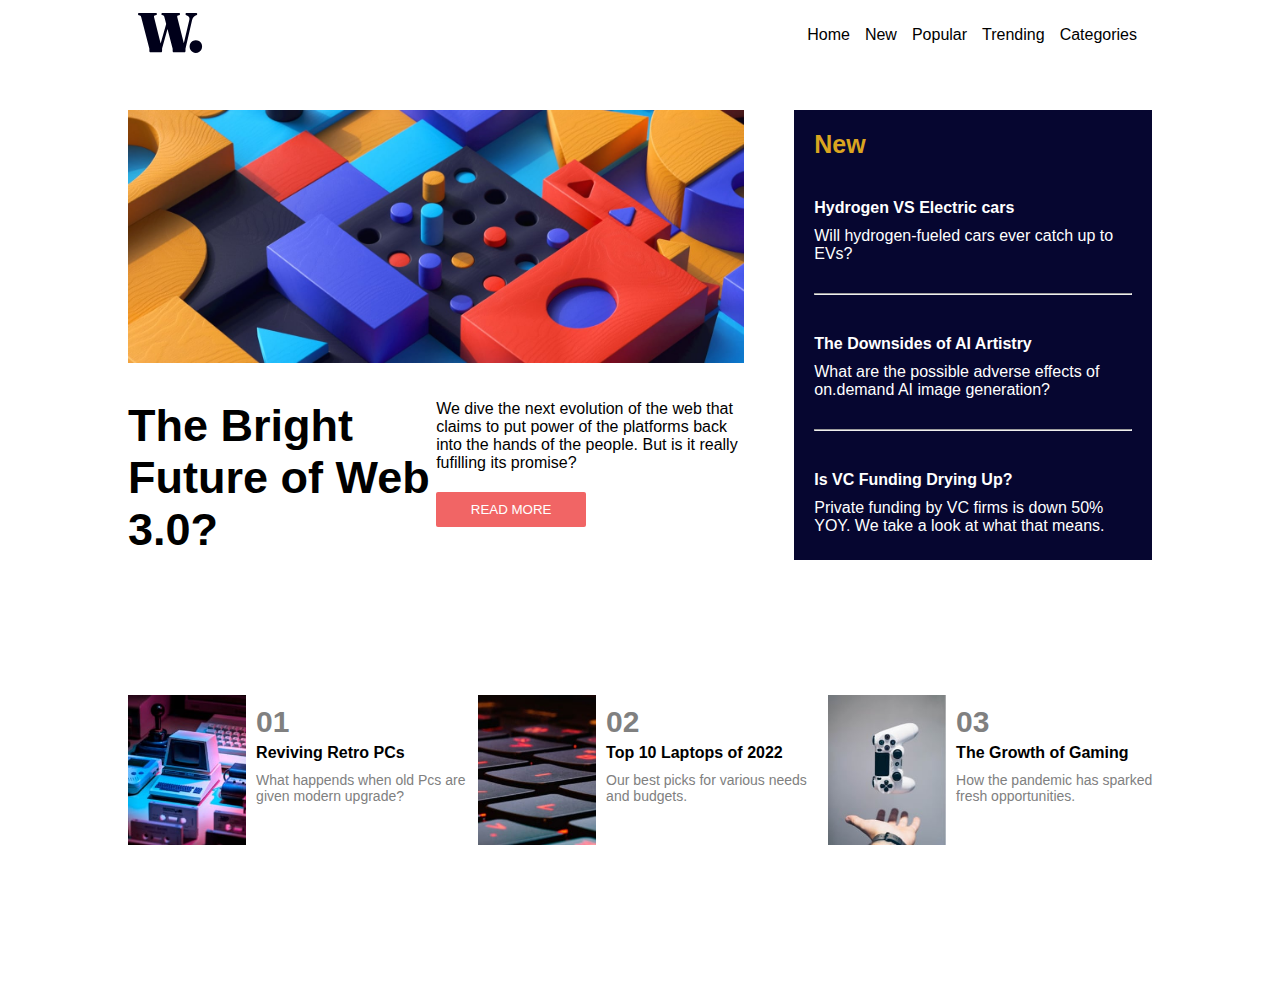
<file: index.html>
<!DOCTYPE html>
<html lang="en">
<head>
  <meta charset="UTF-8">
  <meta http-equiv="X-UA-Compatible" content="IE=edge">
  <meta name="viewport" content="width=device-width, initial-scale=1.0">
  <title>Document</title>
  <link rel="stylesheet" href="styles.css">
</head>
<body>
  <header>
    <div class="logo">
      <img src="../assets/images/logo.svg" alt="Logo">
    </div>
    <nav class="menu">
      <ul>
        <li><a href="#">Home</a></li>
        <li><a href="#">New</a></li>
        <li><a href="#">Popular</a></li>
        <li><a href="#">Trending</a></li>
        <li><a href="#">Categories</a></li>
      </ul>
    </nav>
    <div class="menu-ham">
      <img src="../assets/images/icon-menu.svg" alt="">
    </div>
    <aside class="container-menu-mobile inactive">
      <nav class="menu-mobile">
        <ul>
          <li><a href="#">Home</a></li>
          <li><a href="#">New</a></li>
          <li><a href="#">Popular</a></li>
          <li><a href="#">Trending</a></li>
          <li><a href="#">Categories</a></li>
        </ul>
        <div class="close-menu">
          <img src="../assets/images/icon-menu-close.svg" alt="">
        </div>
      </nav>
    </aside>
  </header>

  <main>
    <section class="principal">
      <div class="container-img">
        <img class="mobile" src="../assets/images/image-web-3-mobile.jpg" alt="">
        <img class="desktop" src="../assets/images/image-web-3-desktop.jpg" alt="">
      </div>
      <div class="contenido">
        <h1>The Bright <br> Future of Web <br> 3.0?</h1>
        <div>
          <p>We dive the next evolution of the web that claims to put power of the platforms back into  the hands of the people. But is it really fufilling its promise?</p>
        <button>READ MORE</button>
        </div>
      </div>
    </section>
    <section class="secondary">
      <h3>New</h3>
      <h4>Hydrogen VS Electric cars</h4>
      <p>Will hydrogen-fueled cars ever catch up to EVs?</p>
      <hr>
      <h4>The Downsides of AI Artistry</h4>
      <p>What are the possible adverse effects of on.demand AI image generation?</p>
      <hr>
      <h4>Is VC Funding Drying Up?</h4>
      <p>Private funding by VC firms is down 50% YOY. We take a look at what that means.</p>
    </section>

  </main>
  <footer>
    <div class="articulos">
        <img width="100px" height="130px" src="../assets/images/image-retro-pcs.jpg" alt="">
      <div class="num-art">
        <p class="num">01</p>
        <h4>Reviving Retro PCs</h4>
        <p class="enunciado">What happends when old Pcs are given  modern upgrade?</p>
      </div>
    </div>
    <div class="articulos">
        <img width="100px" height="130px" src="../assets/images/image-top-laptops.jpg" alt="">
      <div class="num-art">
        <p class="num">02</p>
        <h4>Top  10 Laptops of 2022</h4>
        <p class="enunciado">Our best picks for various needs and budgets.</p>
      </div>
    </div>
    <div class="articulos">
        <img width="100px" height="130px" src="../assets/images/image-gaming-growth.jpg" alt="">
      <div class="num-art">
        <p class="num">03</p>
        <h4>The Growth of Gaming</h4>
        <p class="enunciado">How the pandemic has sparked fresh opportunities.</p>
      </div>
    </div>
  </footer>
  
  <script src="main.js"></script>
</body>
</html>
</file>
<file: styles.css>
*{
  margin: 0;
  padding: 0;
  box-sizing: border-box;
}
header{
  display: flex;
  width: 100%;
  height: 70px;
  align-items: center;
  justify-content: space-between;
  font-family: sans-serif;
}
header .logo{
  margin-left: 10px;
}
header .menu-ham{
  margin-right: 10px;

}
header .menu{
  display: none;
}
.inactive{
  display: none;
}
/*menu mobile*/
aside{
  margin-top: 320px;
  margin-left: 20px;
  width: 300px;
  height: 400px;
  background-color: white;
  position: absolute;
}
aside .menu-mobile{
  width: 100%;
  height: 100%;
  display: flex;
  justify-content: space-around;
}
aside .menu-mobile ul{
  list-style: none;
}
aside .menu-mobile ul li{
  margin-top: 40px;
}
aside .menu-mobile ul li a:hover{
  border-bottom: 1px solid black;
}
a{
  text-decoration: none;
  color: black;
}
aside .menu-mobile .close-menu{
  margin-top: 20px;
}

/*main*/
main{
  width: 100%;
  height: auto;
  font-family: sans-serif;
}
main .principal{
  width: 100%;
}
main .principal .container-img{
  width: 300px;
  margin: 10px auto;
}
main .principal .container-img .mobile{
  width: 100%;
}
main .principal .container-img .desktop{
  display: none;
}
main .principal .contenido{
  width: 300px;
  margin: 10px auto;
}
main .principal .contenido h1,p,button{
  margin-top: 10px;
}
main .principal .contenido button{
  width: 150px;
  padding: 10px;
  color: white;
  background-color: #f16565;
  border: none;
  border-radius: 2px;
}
main .secondary{
  width: 300px;
  height: 490px;
  margin: 40px auto;
  background-color: rgb(6, 6, 48);
  padding: 20px;
}
main .secondary h3{
  color: goldenrod;
  margin-bottom: 10px;
  font-size: 25px;
}
main .secondary h4{
  margin-top: 40px;
  color: white;
}
main .secondary p{
  margin-bottom: 30px;
  color: white;
}

/*footer*/
footer{
  width: 100%;
  height: 600px;
  display: block;
  font-family: sans-serif;
}
footer .articulos{
  width: 300px;
  height: 200px;
  margin: 0 auto;
  display: flex;
}
footer .articulos .num-art{
  width: 200px;
  height: 200px;
}
footer .articulos .num{
  font-size: 30px;
  color: gray;
  margin-left: 10px;
}
footer .articulos h4{
  margin-top: 5px;
  margin-left: 10px;
}
footer .articulos .enunciado{
  margin-left: 10px;
  color: gray;
  font-size: 14px;
}

@media(min-width:640px){
  .menu-ham{
    display: none;
  }
  header .menu{
    display: block;

  }
  header .menu ul{
    display: flex;
    list-style: none;
  }
  header .menu ul li{
    margin-right: 15px;
  }
  header .menu ul li a:hover{
    border-bottom: 1px solid black;
  }
  aside{
   position: absolute;
  }
  /*main*/
  main{
    display: flex;
  }
  main .principal{
    margin-top: 30px;
    width: 60%;
    height: 500px;
  }
  main .principal .contenido{
    margin-top: 30px;
  }

  main .secondary{
    width: 35%;
    height: 580px;
    margin-right: 40px;
    padding: 10;
  }
  /*footer*/
  footer{
    height: 300px;
    display: flex;
  }
  footer .articulos{
    display: block;
    margin-top: 20px;
    margin-left: 40px;
  }
  footer .articulos img{
    width: 90px;
    height: 100px;
  }
  footer .articulos .num-art{
    width: 150px;
    height: 200px;
  }
  footer .articulos .num{
    font-size: 20px;
    color: gray;
    margin-left: 0;
  }
  footer .articulos h4{
    margin-top: 5px;
    margin-left: 0;
  }
  footer .articulos .enunciado{
    color: gray;
    font-size: 14px;
    margin-left: 0;
  }
}
@media(min-width:1024px){
  header{
    width: 80%;  
    margin: 0 auto;
  }
  main{
    width: 80%;
    margin: 0 auto;
    justify-content: space-between;

  }
  main .principal{
    width: 70%;
  }
  main .principal .container-img{
    width: 100%;
    height: 250px;
  }
  main .principal .container-img .mobile{
    display: none;
  }
  main .principal .container-img .desktop{
    display: block;
    width: 100%;
  }
  main .principal .contenido{
    margin-left: 0;
    display: flex;
    width: 100%;
  }
  main .contenido h1{
    font-size: 45px;
    width: 50%;
  }
  main .contenido div{
    width: 50%;
  }
  main .contenido div button{
    margin-top: 20px;
  }
  main .secondary{
    height: 450px;
    width: 40%;
    margin-left: 50px;
    margin-right: 0;
  }

  /*footer*/
  footer{
    width: 80%;
    margin: 50px auto;
  }
  footer .articulos{
    display: flex;
    margin-left: 0;
    width: 350px;
    align-items: center;

  }
  footer .articulos img{
    width: 120px;
    height: 150px;
  }
  footer .articulos .num-art{
    width: 250px;
    height: 150px;
  }
  footer .articulos .num{
    font-size: 30px;
    margin-left: 10px;
    font-weight: bold;
  }
  footer .articulos h4{
    margin-left: 10px;
  }
  footer .articulos .num-art p{
    margin-left: 10px;
  }
}
</file>
